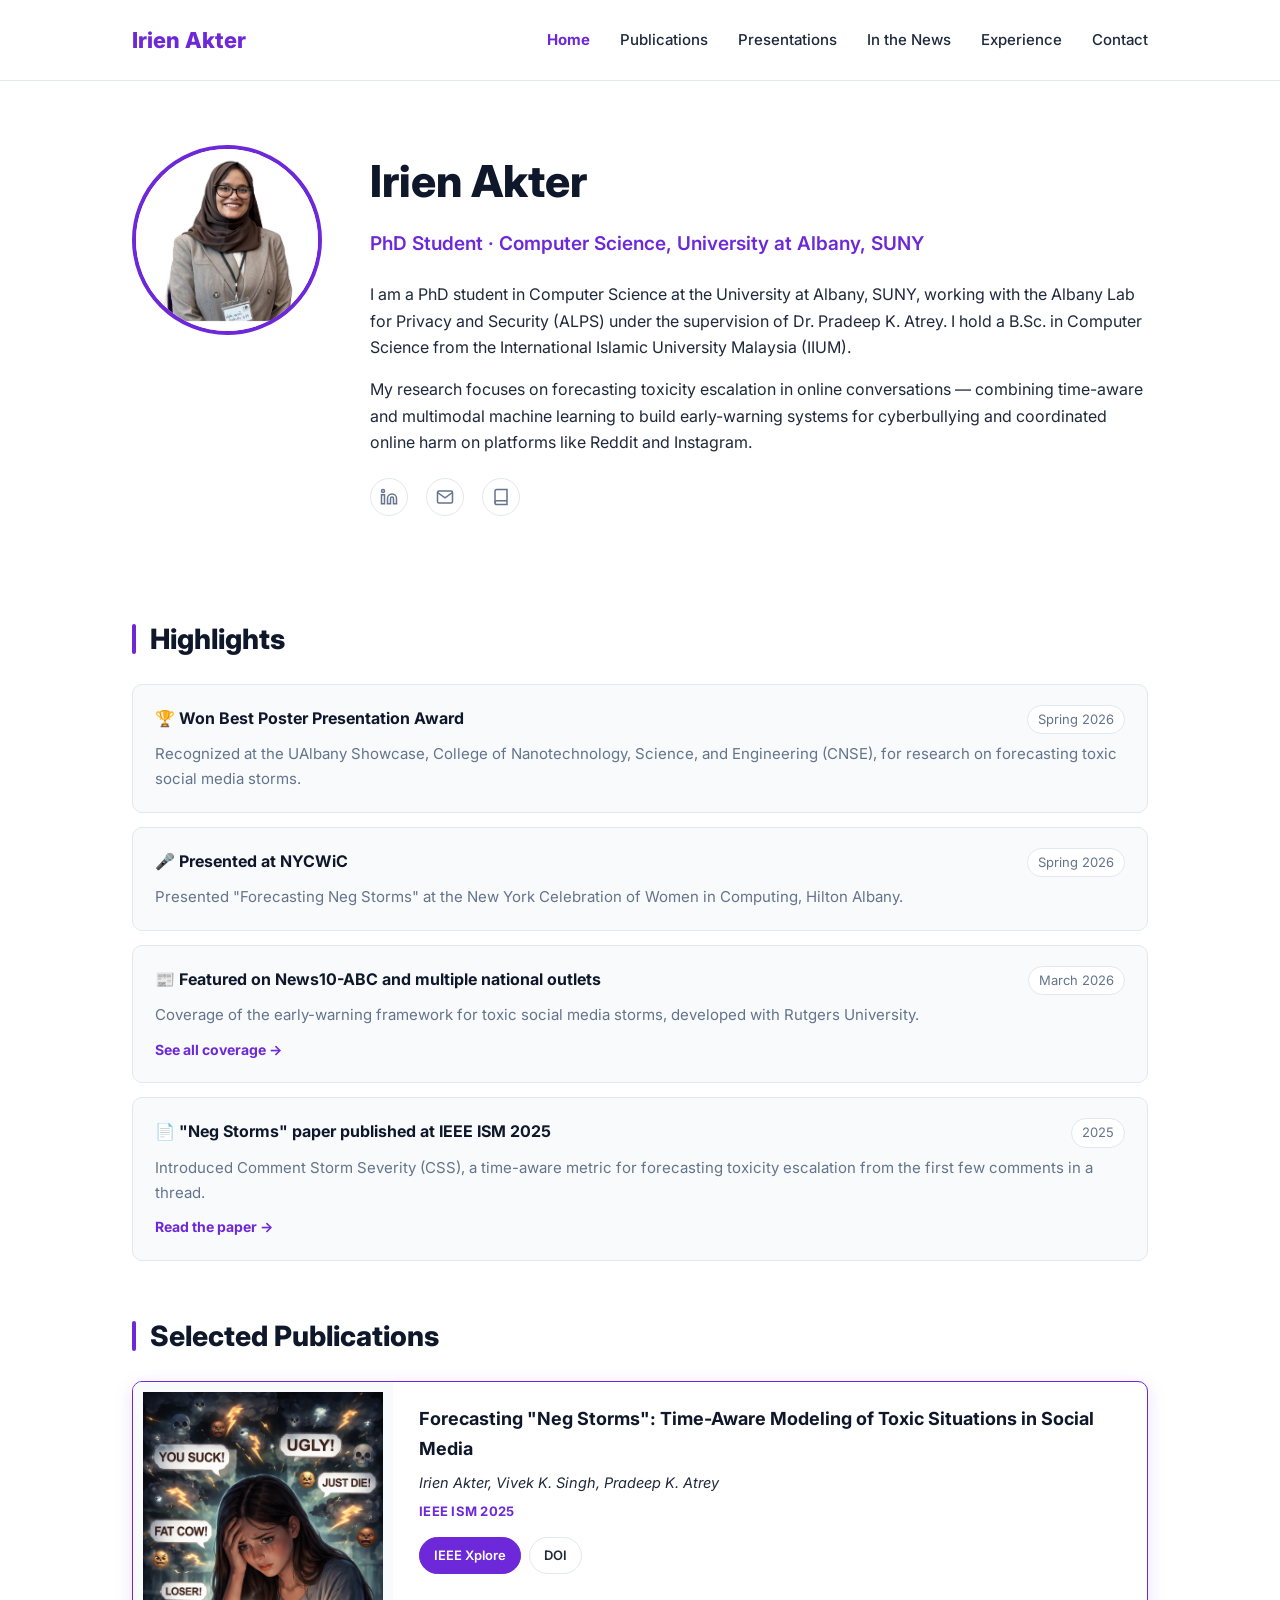
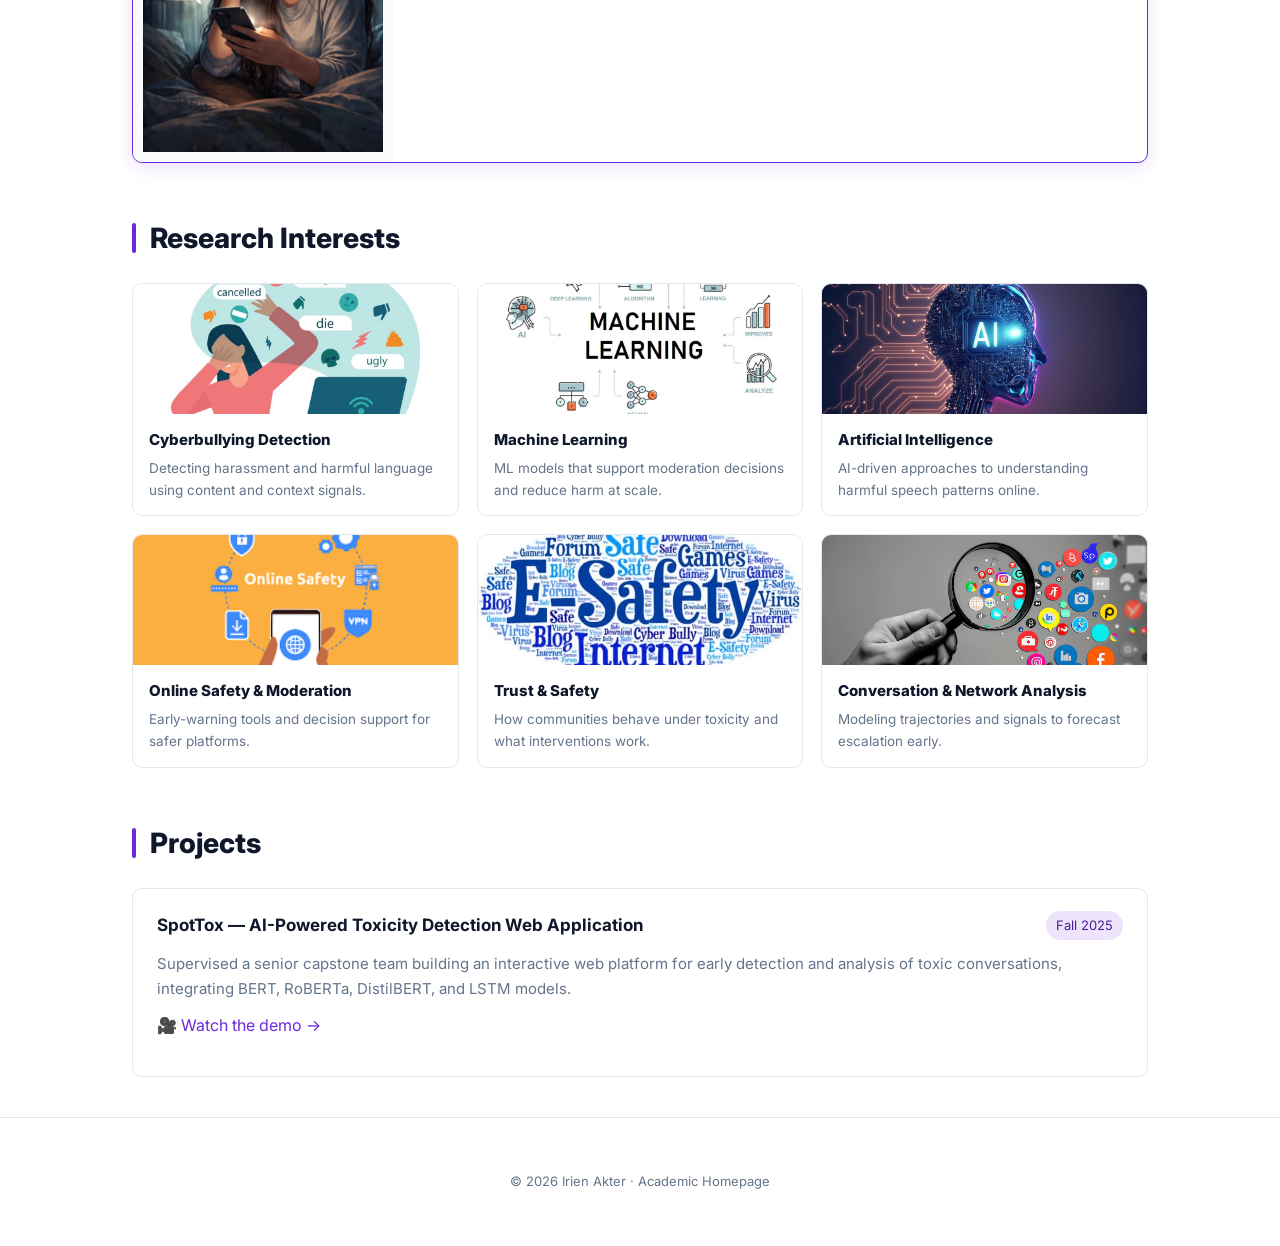
<file: index.html>
<!doctype html>
<html lang="en">
<head>
<meta charset="utf-8" />
<meta name="viewport" content="width=device-width, initial-scale=1" />
<title>Irien Akter — PhD Student</title>
<link rel="stylesheet" href="style.css" />
</head>
<body>

<header class="nav">
  <div class="nav-inner">
    <a class="brand" href="index.html">Irien Akter</a>
    <nav class="nav-links">
      <a href="index.html" class="active">Home</a>
      <a href="publications.html">Publications</a>
      <a href="presentations.html">Presentations</a>
      <a href="news.html">In the News</a>
      <a href="experience.html">Experience</a>
      <a href="contact.html">Contact</a>
    </nav>
  </div>
</header>

<section class="hero">
  <div class="wrap hero-inner">
    <div class="hero-photo">
      <img src="images/profile.jpg" alt="Irien Akter">
    </div>
    <div class="hero-content">
      <h1>Irien Akter</h1>
      <p class="hero-role">PhD Student · Computer Science, University at Albany, SUNY</p>

      <div class="about-text" style="margin-top:22px;">
        <p>
          I am a PhD student in Computer Science at the University at Albany, SUNY, working with the
          Albany Lab for Privacy and Security (ALPS) under the supervision of Dr. Pradeep K. Atrey.
          I hold a B.Sc. in Computer Science from the International Islamic University Malaysia (IIUM).
        </p>
        <p>
          My research focuses on forecasting toxicity escalation in online conversations &mdash; combining
          time-aware and multimodal machine learning to build early-warning systems for cyberbullying and
          coordinated online harm on platforms like Reddit and Instagram.
        </p>
      </div>

      <div class="icon-row">
        <a href="https://linkedin.com/in/irien-akter" target="_blank" rel="noopener" title="LinkedIn">
          <svg viewBox="0 0 24 24" fill="none" stroke="currentColor" stroke-width="2"><path d="M16 8a6 6 0 0 1 6 6v7h-4v-7a2 2 0 0 0-2-2 2 2 0 0 0-2 2v7h-4v-7a6 6 0 0 1 6-6z"/><rect x="2" y="9" width="4" height="12"/><circle cx="4" cy="4" r="2"/></svg>
        </a>
        <a href="mailto:iakter@albany.edu" title="Email">
          <svg viewBox="0 0 24 24" fill="none" stroke="currentColor" stroke-width="2"><rect x="2" y="4" width="20" height="16" rx="2"/><path d="m22 6-10 7L2 6"/></svg>
        </a>
        <a href="https://ieeexplore.ieee.org/document/11366785" target="_blank" rel="noopener" title="IEEE Xplore">
          <svg viewBox="0 0 24 24" fill="none" stroke="currentColor" stroke-width="2"><path d="M4 19.5A2.5 2.5 0 0 1 6.5 17H20"/><path d="M6.5 2H20v20H6.5A2.5 2.5 0 0 1 4 19.5v-15A2.5 2.5 0 0 1 6.5 2z"/></svg>
        </a>
      </div>
    </div>
  </div>
</section>

<div class="wrap">

  <div class="bar-head"><span class="bar"></span><h2>Highlights</h2></div>

  <div class="hl-card">
    <div class="hl-top">
      <p class="hl-title">🏆 Won Best Poster Presentation Award</p>
      <span class="hl-date">Spring 2026</span>
    </div>
    <p class="hl-desc">Recognized at the UAlbany Showcase, College of Nanotechnology, Science, and Engineering (CNSE), for research on forecasting toxic social media storms.</p>
  </div>

  <div class="hl-card">
    <div class="hl-top">
      <p class="hl-title">🎤 Presented at NYCWiC</p>
      <span class="hl-date">Spring 2026</span>
    </div>
    <p class="hl-desc">Presented "Forecasting Neg Storms" at the New York Celebration of Women in Computing, Hilton Albany.</p>
  </div>

  <div class="hl-card">
    <div class="hl-top">
      <p class="hl-title">📰 Featured on News10-ABC and multiple national outlets</p>
      <span class="hl-date">March 2026</span>
    </div>
    <p class="hl-desc">Coverage of the early-warning framework for toxic social media storms, developed with Rutgers University.</p>
    <a class="hl-link" href="news.html">See all coverage →</a>
  </div>

  <div class="hl-card">
    <div class="hl-top">
      <p class="hl-title">📄 "Neg Storms" paper published at IEEE ISM 2025</p>
      <span class="hl-date">2025</span>
    </div>
    <p class="hl-desc">Introduced Comment Storm Severity (CSS), a time-aware metric for forecasting toxicity escalation from the first few comments in a thread.</p>
    <a class="hl-link" href="publications.html">Read the paper →</a>
  </div>

  <div class="bar-head"><span class="bar"></span><h2>Selected Publications</h2></div>

  <div class="pub-card featured">
    <div class="pub-thumb">
      <img src="images/poster-illustration.jpg" alt="Neg Storm research illustration from the showcase poster">
    </div>
    <div class="pub-body">
      <p class="pub-title"><a href="publications.html">Forecasting "Neg Storms": Time-Aware Modeling of Toxic Situations in Social Media</a></p>
      <p class="pub-authors">Irien Akter, Vivek K. Singh, Pradeep K. Atrey</p>
      <p class="pub-venue">IEEE ISM 2025</p>
      <div class="pub-tags">
        <a class="tag-btn solid" href="https://ieeexplore.ieee.org/document/11366785" target="_blank" rel="noopener">IEEE Xplore</a>
        <a class="tag-btn" href="https://doi.org/10.1109/ISM66958.2025.00063" target="_blank" rel="noopener">DOI</a>
      </div>
    </div>
  </div>

  <div class="bar-head"><span class="bar"></span><h2>Research Interests</h2></div>

  <div class="interest-grid" style="margin-bottom: 20px;">
    <article class="interest-card">
      <div class="interest-image" style="background-image:url('interests/cyberbullying.jpeg')"></div>
      <div class="interest-card-body">
        <h3>Cyberbullying Detection</h3>
        <p>Detecting harassment and harmful language using content and context signals.</p>
      </div>
    </article>
    <article class="interest-card">
      <div class="interest-image" style="background-image:url('interests/machine-learning.jpg')"></div>
      <div class="interest-card-body">
        <h3>Machine Learning</h3>
        <p>ML models that support moderation decisions and reduce harm at scale.</p>
      </div>
    </article>
    <article class="interest-card">
      <div class="interest-image" style="background-image:url('interests/ai.jpg')"></div>
      <div class="interest-card-body">
        <h3>Artificial Intelligence</h3>
        <p>AI-driven approaches to understanding harmful speech patterns online.</p>
      </div>
    </article>
    <article class="interest-card">
      <div class="interest-image" style="background-image:url('interests/online-safety.png')"></div>
      <div class="interest-card-body">
        <h3>Online Safety &amp; Moderation</h3>
        <p>Early-warning tools and decision support for safer platforms.</p>
      </div>
    </article>
    <article class="interest-card">
      <div class="interest-image" style="background-image:url('interests/safe-internet.jpg')"></div>
      <div class="interest-card-body">
        <h3>Trust &amp; Safety</h3>
        <p>How communities behave under toxicity and what interventions work.</p>
      </div>
    </article>
    <article class="interest-card">
      <div class="interest-image" style="background-image:url('interests/social-media-analysis.jpg')"></div>
      <div class="interest-card-body">
        <h3>Conversation &amp; Network Analysis</h3>
        <p>Modeling trajectories and signals to forecast escalation early.</p>
      </div>
    </article>
  </div>

  <div class="bar-head"><span class="bar"></span><h2>Projects</h2></div>

  <div class="entry-card">
    <div class="entry-top">
      <p class="entry-title">SpotTox — AI-Powered Toxicity Detection Web Application</p>
      <span class="entry-date">Fall 2025</span>
    </div>
    <p class="entry-desc">Supervised a senior capstone team building an interactive web platform for early detection and analysis of toxic conversations, integrating BERT, RoBERTa, DistilBERT, and LSTM models.</p>
    <p style="margin-top:10px;"><a href="https://youtu.be/IjfUf7W3ap4?si=4VRXBr448nA8FHek" target="_blank" rel="noopener">🎥 Watch the demo →</a></p>
  </div>

</div>

<footer class="foot">
  <p>© 2026 Irien Akter · Academic Homepage</p>
</footer>

</body>
</html>
</file>
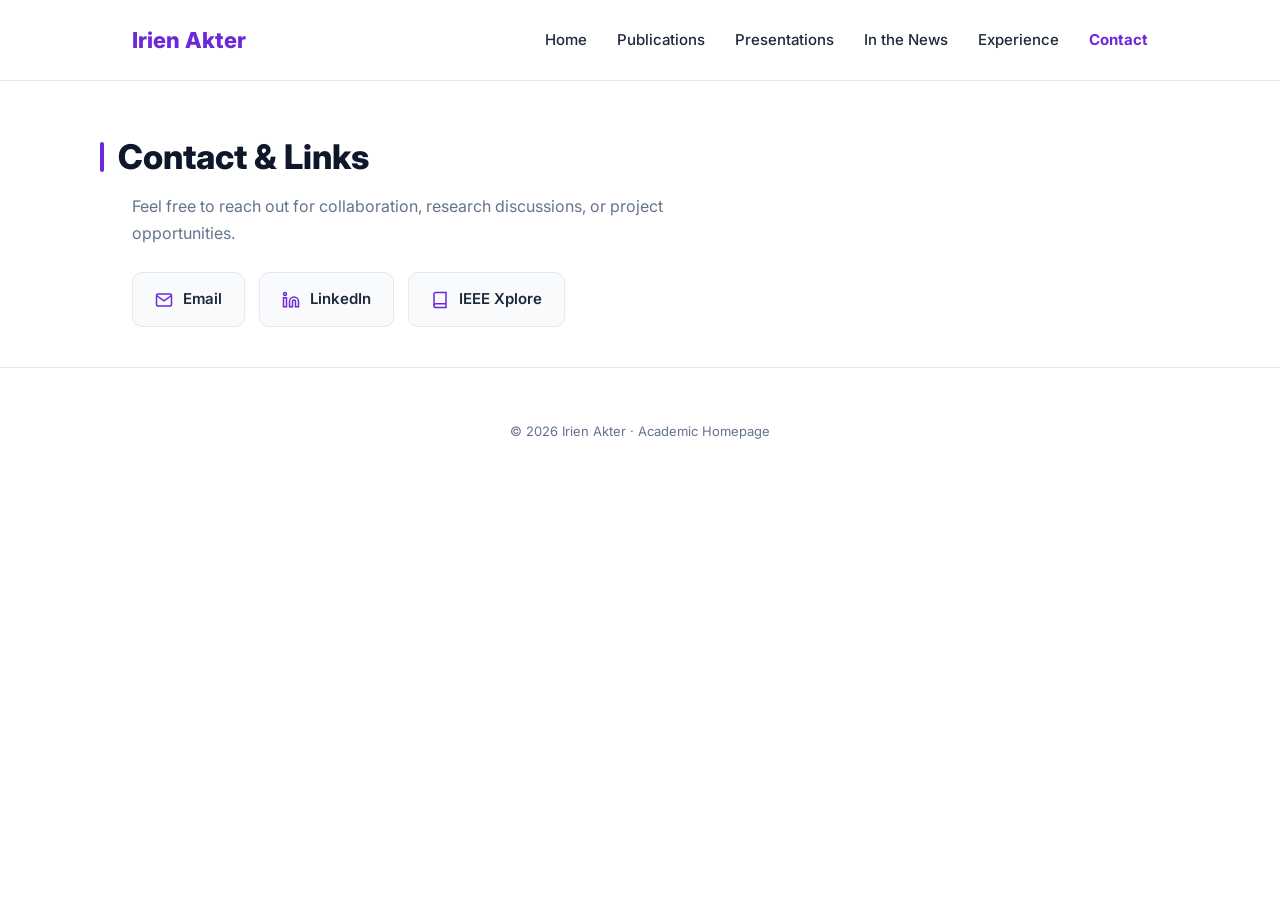
<file: contact.html>
<!doctype html>
<html lang="en">
<head>
<meta charset="utf-8" />
<meta name="viewport" content="width=device-width, initial-scale=1" />
<title>Irien Akter — Contact</title>
<link rel="stylesheet" href="style.css" />
</head>
<body>

<header class="nav">
  <div class="nav-inner">
    <a class="brand" href="index.html">Irien Akter</a>
    <nav class="nav-links">
      <a href="index.html">Home</a>
      <a href="publications.html">Publications</a>
      <a href="presentations.html">Presentations</a>
      <a href="news.html">In the News</a>
      <a href="experience.html">Experience</a>
      <a href="contact.html" class="active">Contact</a>
    </nav>
  </div>
</header>

<div class="page-head wrap">
  <div class="bar-head" style="margin:0;"><span class="bar"></span><h1>Contact &amp; Links</h1></div>
</div>

<div class="wrap">
  <p style="color:var(--muted); max-width: 560px; margin: 0 0 26px;">Feel free to reach out for collaboration, research discussions, or project opportunities.</p>

  <div class="contact-grid">
    <a class="contact-pill" href="mailto:iakter@albany.edu">
      <svg viewBox="0 0 24 24" fill="none" stroke="currentColor" stroke-width="2"><rect x="2" y="4" width="20" height="16" rx="2"/><path d="m22 6-10 7L2 6"/></svg>
      Email
    </a>
    <a class="contact-pill" href="https://linkedin.com/in/irien-akter" target="_blank" rel="noopener">
      <svg viewBox="0 0 24 24" fill="none" stroke="currentColor" stroke-width="2"><path d="M16 8a6 6 0 0 1 6 6v7h-4v-7a2 2 0 0 0-2-2 2 2 0 0 0-2 2v7h-4v-7a6 6 0 0 1 6-6z"/><rect x="2" y="9" width="4" height="12"/><circle cx="4" cy="4" r="2"/></svg>
      LinkedIn
    </a>
    <a class="contact-pill" href="https://ieeexplore.ieee.org/document/11366785" target="_blank" rel="noopener">
      <svg viewBox="0 0 24 24" fill="none" stroke="currentColor" stroke-width="2"><path d="M4 19.5A2.5 2.5 0 0 1 6.5 17H20"/><path d="M6.5 2H20v20H6.5A2.5 2.5 0 0 1 4 19.5v-15A2.5 2.5 0 0 1 6.5 2z"/></svg>
      IEEE Xplore
    </a>
  </div>
</div>

<footer class="foot">
  <p>© 2026 Irien Akter · Academic Homepage</p>
</footer>

</body>
</html>
</file>
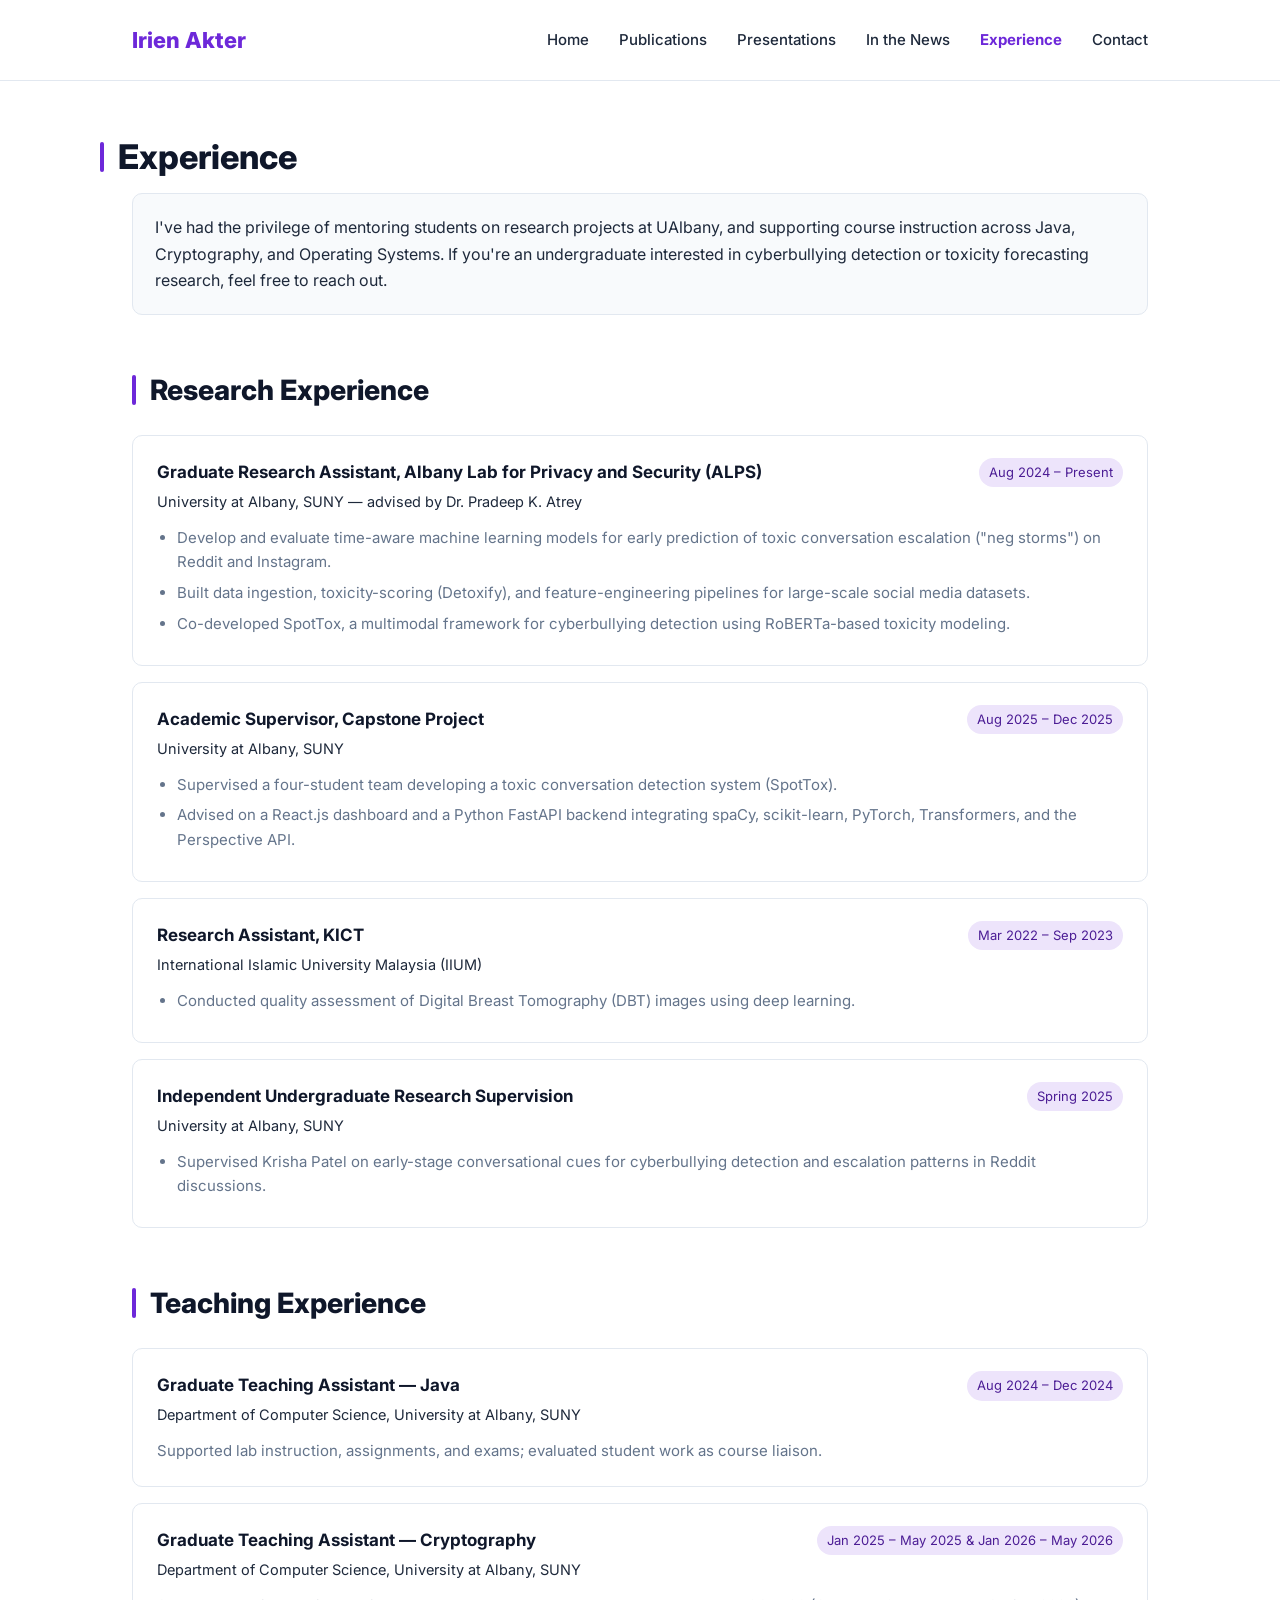
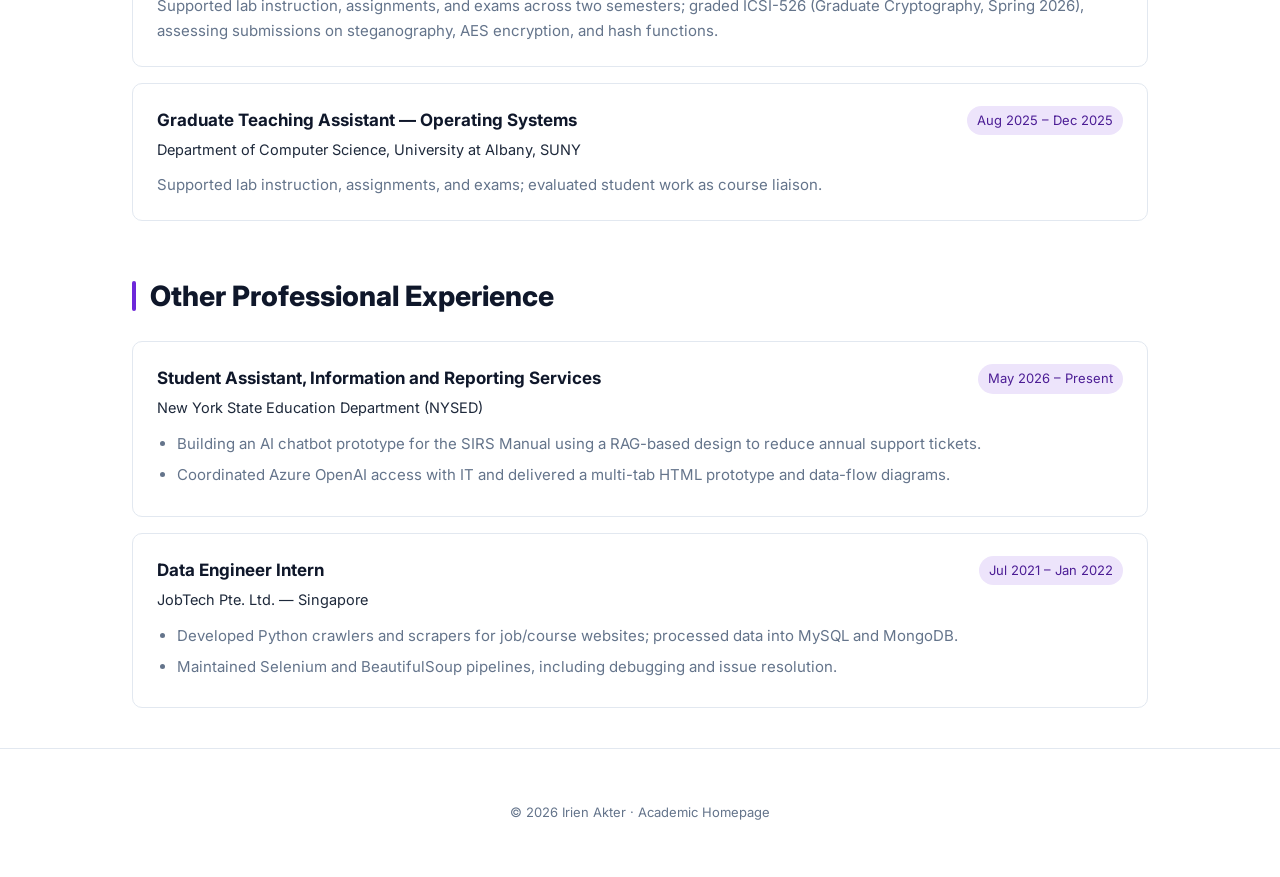
<file: experience.html>
<!doctype html>
<html lang="en">
<head>
<meta charset="utf-8" />
<meta name="viewport" content="width=device-width, initial-scale=1" />
<title>Irien Akter — Experience</title>
<link rel="stylesheet" href="style.css" />
</head>
<body>

<header class="nav">
  <div class="nav-inner">
    <a class="brand" href="index.html">Irien Akter</a>
    <nav class="nav-links">
      <a href="index.html">Home</a>
      <a href="publications.html">Publications</a>
      <a href="presentations.html">Presentations</a>
      <a href="news.html">In the News</a>
      <a href="experience.html" class="active">Experience</a>
      <a href="contact.html">Contact</a>
    </nav>
  </div>
</header>

<div class="page-head wrap">
  <div class="bar-head" style="margin:0;"><span class="bar"></span><h1>Experience</h1></div>
</div>

<div class="wrap">

  <div class="hl-card">
    <p style="margin:0; color:var(--text);">I've had the privilege of mentoring students on research projects at UAlbany, and supporting course instruction across Java, Cryptography, and Operating Systems. If you're an undergraduate interested in cyberbullying detection or toxicity forecasting research, feel free to reach out.</p>
  </div>

  <div class="bar-head"><span class="bar"></span><h2>Research Experience</h2></div>

  <div class="entry-card">
    <div class="entry-top">
      <div>
        <p class="entry-title">Graduate Research Assistant, Albany Lab for Privacy and Security (ALPS)</p>
        <p class="entry-org">University at Albany, SUNY — advised by Dr. Pradeep K. Atrey</p>
      </div>
      <span class="entry-date">Aug 2024 – Present</span>
    </div>
    <ul>
      <li>Develop and evaluate time-aware machine learning models for early prediction of toxic conversation escalation ("neg storms") on Reddit and Instagram.</li>
      <li>Built data ingestion, toxicity-scoring (Detoxify), and feature-engineering pipelines for large-scale social media datasets.</li>
      <li>Co-developed SpotTox, a multimodal framework for cyberbullying detection using RoBERTa-based toxicity modeling.</li>
    </ul>
  </div>

  <div class="entry-card">
    <div class="entry-top">
      <div>
        <p class="entry-title">Academic Supervisor, Capstone Project</p>
        <p class="entry-org">University at Albany, SUNY</p>
      </div>
      <span class="entry-date">Aug 2025 – Dec 2025</span>
    </div>
    <ul>
      <li>Supervised a four-student team developing a toxic conversation detection system (SpotTox).</li>
      <li>Advised on a React.js dashboard and a Python FastAPI backend integrating spaCy, scikit-learn, PyTorch, Transformers, and the Perspective API.</li>
    </ul>
  </div>

  <div class="entry-card">
    <div class="entry-top">
      <div>
        <p class="entry-title">Research Assistant, KICT</p>
        <p class="entry-org">International Islamic University Malaysia (IIUM)</p>
      </div>
      <span class="entry-date">Mar 2022 – Sep 2023</span>
    </div>
    <ul>
      <li>Conducted quality assessment of Digital Breast Tomography (DBT) images using deep learning.</li>
    </ul>
  </div>

  <div class="entry-card">
    <div class="entry-top">
      <div>
        <p class="entry-title">Independent Undergraduate Research Supervision</p>
        <p class="entry-org">University at Albany, SUNY</p>
      </div>
      <span class="entry-date">Spring 2025</span>
    </div>
    <ul>
      <li>Supervised Krisha Patel on early-stage conversational cues for cyberbullying detection and escalation patterns in Reddit discussions.</li>
    </ul>
  </div>

  <div class="bar-head"><span class="bar"></span><h2>Teaching Experience</h2></div>

  <div class="entry-card">
    <div class="entry-top">
      <div>
        <p class="entry-title">Graduate Teaching Assistant — Java</p>
        <p class="entry-org">Department of Computer Science, University at Albany, SUNY</p>
      </div>
      <span class="entry-date">Aug 2024 – Dec 2024</span>
    </div>
    <p class="entry-desc">Supported lab instruction, assignments, and exams; evaluated student work as course liaison.</p>
  </div>

  <div class="entry-card">
    <div class="entry-top">
      <div>
        <p class="entry-title">Graduate Teaching Assistant — Cryptography</p>
        <p class="entry-org">Department of Computer Science, University at Albany, SUNY</p>
      </div>
      <span class="entry-date">Jan 2025 – May 2025 &amp; Jan 2026 – May 2026</span>
    </div>
    <p class="entry-desc">Supported lab instruction, assignments, and exams across two semesters; graded ICSI-526 (Graduate Cryptography, Spring 2026), assessing submissions on steganography, AES encryption, and hash functions.</p>
  </div>

  <div class="entry-card">
    <div class="entry-top">
      <div>
        <p class="entry-title">Graduate Teaching Assistant — Operating Systems</p>
        <p class="entry-org">Department of Computer Science, University at Albany, SUNY</p>
      </div>
      <span class="entry-date">Aug 2025 – Dec 2025</span>
    </div>
    <p class="entry-desc">Supported lab instruction, assignments, and exams; evaluated student work as course liaison.</p>
  </div>

  <div class="bar-head"><span class="bar"></span><h2>Other Professional Experience</h2></div>

  <div class="entry-card">
    <div class="entry-top">
      <div>
        <p class="entry-title">Student Assistant, Information and Reporting Services</p>
        <p class="entry-org">New York State Education Department (NYSED)</p>
      </div>
      <span class="entry-date">May 2026 – Present</span>
    </div>
    <ul>
      <li>Building an AI chatbot prototype for the SIRS Manual using a RAG-based design to reduce annual support tickets.</li>
      <li>Coordinated Azure OpenAI access with IT and delivered a multi-tab HTML prototype and data-flow diagrams.</li>
    </ul>
  </div>

  <div class="entry-card">
    <div class="entry-top">
      <div>
        <p class="entry-title">Data Engineer Intern</p>
        <p class="entry-org">JobTech Pte. Ltd. — Singapore</p>
      </div>
      <span class="entry-date">Jul 2021 – Jan 2022</span>
    </div>
    <ul>
      <li>Developed Python crawlers and scrapers for job/course websites; processed data into MySQL and MongoDB.</li>
      <li>Maintained Selenium and BeautifulSoup pipelines, including debugging and issue resolution.</li>
    </ul>
  </div>

</div>

<footer class="foot">
  <p>© 2026 Irien Akter · Academic Homepage</p>
</footer>

</body>
</html>
</file>
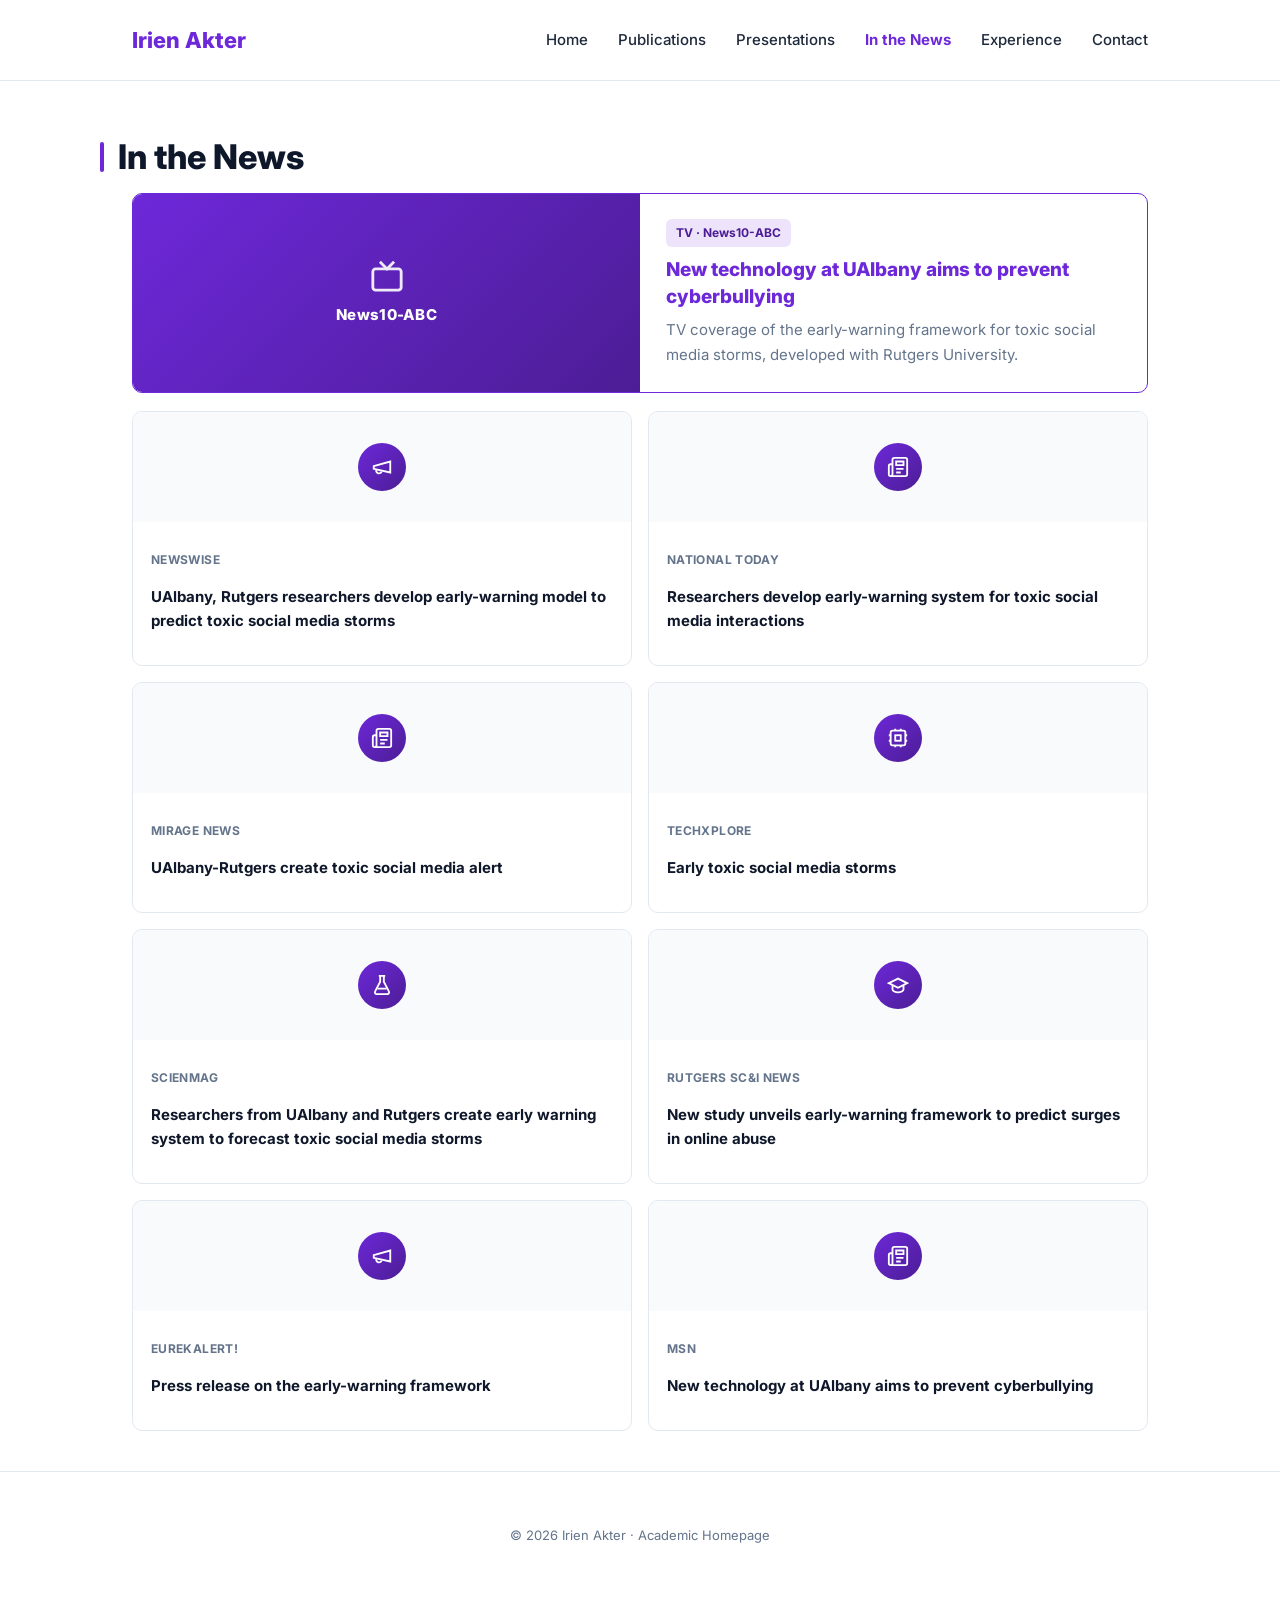
<file: news.html>
<!doctype html>
<html lang="en">
<head>
<meta charset="utf-8" />
<meta name="viewport" content="width=device-width, initial-scale=1" />
<title>Irien Akter — In the News</title>
<link rel="stylesheet" href="style.css" />
</head>
<body>

<header class="nav">
  <div class="nav-inner">
    <a class="brand" href="index.html">Irien Akter</a>
    <nav class="nav-links">
      <a href="index.html">Home</a>
      <a href="publications.html">Publications</a>
      <a href="presentations.html">Presentations</a>
      <a href="news.html" class="active">In the News</a>
      <a href="experience.html">Experience</a>
      <a href="contact.html">Contact</a>
    </nav>
  </div>
</header>

<div class="page-head wrap">
  <div class="bar-head" style="margin:0;"><span class="bar"></span><h1>In the News</h1></div>
</div>

<div class="wrap">

  <div class="news-feature">
    <div class="news-feature-img">
      <div class="news-mono">
        <svg viewBox="0 0 24 24" fill="none" stroke="white" stroke-width="2"><rect x="2" y="7" width="20" height="15" rx="2"/><polyline points="17 2 12 7 7 2"/></svg>
        News10-ABC
      </div>
    </div>
    <div class="news-feature-body">
      <span class="news-tag-pill">TV · News10-ABC</span>
      <h3><a href="https://www.news10.com/news/new-technology-at-ualbany-aims-to-prevent-cyberbullying/" target="_blank" rel="noopener">New technology at UAlbany aims to prevent cyberbullying</a></h3>
      <p class="hl-desc">TV coverage of the early-warning framework for toxic social media storms, developed with Rutgers University.</p>
    </div>
  </div>

  <div class="news-grid">

    <div class="news-card">
      <div class="news-img"><span class="mono-circle"><svg viewBox="0 0 24 24" fill="none" stroke="white" stroke-width="2"><path d="m3 11 18-5v12L3 14v-3z"/><path d="M11.6 16.8a3 3 0 1 1-5.8-1.6"/></svg></span></div>
      <div class="news-card-body">
        <p class="news-source">Newswise</p>
        <p class="news-headline"><a href="https://www.newswise.com/articles/ualbany-rutgers-researchers-develop-early-warning-model-to-predict-toxic-social-media-storms" target="_blank" rel="noopener">UAlbany, Rutgers researchers develop early-warning model to predict toxic social media storms</a></p>
      </div>
    </div>

    <div class="news-card">
      <div class="news-img"><span class="mono-circle"><svg viewBox="0 0 24 24" fill="none" stroke="white" stroke-width="2"><path d="M4 22h16a2 2 0 0 0 2-2V4a2 2 0 0 0-2-2H8a2 2 0 0 0-2 2v16a2 2 0 0 1-2 2Zm0 0a2 2 0 0 1-2-2v-9c0-1.1.9-2 2-2h2"/><path d="M18 14h-8"/><path d="M15 18h-5"/><path d="M10 6h8v4h-8V6Z"/></svg></span></div>
      <div class="news-card-body">
        <p class="news-source">National Today</p>
        <p class="news-headline">Researchers develop early-warning system for toxic social media interactions</p>
      </div>
    </div>

    <div class="news-card">
      <div class="news-img"><span class="mono-circle"><svg viewBox="0 0 24 24" fill="none" stroke="white" stroke-width="2"><path d="M4 22h16a2 2 0 0 0 2-2V4a2 2 0 0 0-2-2H8a2 2 0 0 0-2 2v16a2 2 0 0 1-2 2Zm0 0a2 2 0 0 1-2-2v-9c0-1.1.9-2 2-2h2"/><path d="M18 14h-8"/><path d="M15 18h-5"/><path d="M10 6h8v4h-8V6Z"/></svg></span></div>
      <div class="news-card-body">
        <p class="news-source">Mirage News</p>
        <p class="news-headline"><a href="https://www.miragenews.com/ualbany-rutgers-create-toxic-social-media-alert-1634431/" target="_blank" rel="noopener">UAlbany-Rutgers create toxic social media alert</a></p>
      </div>
    </div>

    <div class="news-card">
      <div class="news-img"><span class="mono-circle"><svg viewBox="0 0 24 24" fill="none" stroke="white" stroke-width="2"><rect x="4" y="4" width="16" height="16" rx="2"/><rect x="9" y="9" width="6" height="6"/><path d="M9 2v2M15 2v2M9 20v2M15 20v2M2 9h2M2 15h2M20 9h2M20 15h2"/></svg></span></div>
      <div class="news-card-body">
        <p class="news-source">TechXplore</p>
        <p class="news-headline"><a href="https://techxplore.com/news/2026-03-early-toxic-social-media-storms.html" target="_blank" rel="noopener">Early toxic social media storms</a></p>
      </div>
    </div>

    <div class="news-card">
      <div class="news-img"><span class="mono-circle"><svg viewBox="0 0 24 24" fill="none" stroke="white" stroke-width="2"><path d="M10 2v6.5L4.5 19a2 2 0 0 0 1.8 3h11.4a2 2 0 0 0 1.8-3L14 8.5V2"/><path d="M8.5 2h7"/><path d="M7 16h10"/></svg></span></div>
      <div class="news-card-body">
        <p class="news-source">Scienmag</p>
        <p class="news-headline"><a href="https://scienmag.com/researchers-from-ualbany-and-rutgers-create-early-warning-system-to-forecast-toxic-social-media-storms/" target="_blank" rel="noopener">Researchers from UAlbany and Rutgers create early warning system to forecast toxic social media storms</a></p>
      </div>
    </div>

    <div class="news-card">
      <div class="news-img"><span class="mono-circle"><svg viewBox="0 0 24 24" fill="none" stroke="white" stroke-width="2"><path d="M22 10 12 5 2 10l10 5 10-5Z"/><path d="M6 12v5c0 1.5 3 3 6 3s6-1.5 6-3v-5"/></svg></span></div>
      <div class="news-card-body">
        <p class="news-source">Rutgers SC&amp;I News</p>
        <p class="news-headline"><a href="https://sci.rutgers.edu/news/new-study-unveils-early-warning-framework-predict-surges-online-abuse" target="_blank" rel="noopener">New study unveils early-warning framework to predict surges in online abuse</a></p>
      </div>
    </div>

    <div class="news-card">
      <div class="news-img"><span class="mono-circle"><svg viewBox="0 0 24 24" fill="none" stroke="white" stroke-width="2"><path d="m3 11 18-5v12L3 14v-3z"/><path d="M11.6 16.8a3 3 0 1 1-5.8-1.6"/></svg></span></div>
      <div class="news-card-body">
        <p class="news-source">EurekAlert!</p>
        <p class="news-headline"><a href="https://www.eurekalert.org/news-releases/1119452" target="_blank" rel="noopener">Press release on the early-warning framework</a></p>
      </div>
    </div>

    <div class="news-card">
      <div class="news-img"><span class="mono-circle"><svg viewBox="0 0 24 24" fill="none" stroke="white" stroke-width="2"><path d="M4 22h16a2 2 0 0 0 2-2V4a2 2 0 0 0-2-2H8a2 2 0 0 0-2 2v16a2 2 0 0 1-2 2Zm0 0a2 2 0 0 1-2-2v-9c0-1.1.9-2 2-2h2"/><path d="M18 14h-8"/><path d="M15 18h-5"/><path d="M10 6h8v4h-8V6Z"/></svg></span></div>
      <div class="news-card-body">
        <p class="news-source">MSN</p>
        <p class="news-headline"><a href="https://www.msn.com/en-us/news/technology/new-technology-at-ualbany-aims-to-prevent-cyberbullying/ar-AA1Yvm2Z" target="_blank" rel="noopener">New technology at UAlbany aims to prevent cyberbullying</a></p>
      </div>
    </div>

  </div>
</div>

<footer class="foot">
  <p>© 2026 Irien Akter · Academic Homepage</p>
</footer>

</body>
</html>
</file>
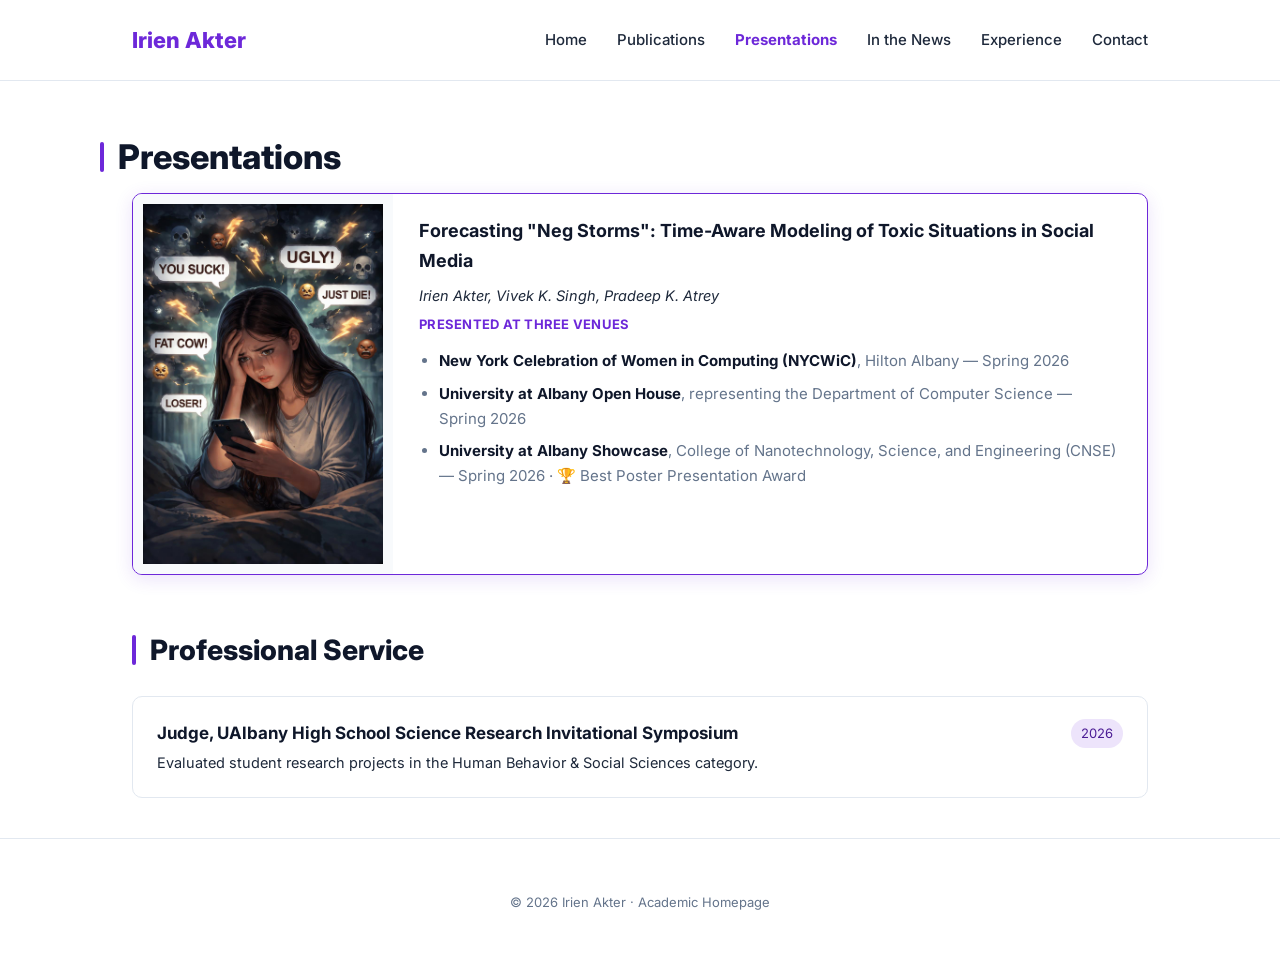
<file: presentations.html>
<!doctype html>
<html lang="en">
<head>
<meta charset="utf-8" />
<meta name="viewport" content="width=device-width, initial-scale=1" />
<title>Irien Akter — Presentations</title>
<link rel="stylesheet" href="style.css" />
</head>
<body>

<header class="nav">
  <div class="nav-inner">
    <a class="brand" href="index.html">Irien Akter</a>
    <nav class="nav-links">
      <a href="index.html">Home</a>
      <a href="publications.html">Publications</a>
      <a href="presentations.html" class="active">Presentations</a>
      <a href="news.html">In the News</a>
      <a href="experience.html">Experience</a>
      <a href="contact.html">Contact</a>
    </nav>
  </div>
</header>

<div class="page-head wrap">
  <div class="bar-head" style="margin:0;"><span class="bar"></span><h1>Presentations</h1></div>
</div>

<div class="wrap">

  <div class="pub-card featured">
    <div class="pub-thumb">
      <img src="images/poster-illustration.jpg" alt="Neg Storm research poster illustration">
    </div>
    <div class="pub-body">
      <p class="pub-title">Forecasting "Neg Storms": Time-Aware Modeling of Toxic Situations in Social Media</p>
      <p class="pub-authors">Irien Akter, Vivek K. Singh, Pradeep K. Atrey</p>
      <p class="pub-venue">Presented at three venues</p>
      <ul style="margin: 4px 0 0; padding-left: 20px; color: var(--muted); font-size: 15px;">
        <li style="margin: 8px 0;"><strong style="color:var(--navy);">New York Celebration of Women in Computing (NYCWiC)</strong>, Hilton Albany — Spring 2026</li>
        <li style="margin: 8px 0;"><strong style="color:var(--navy);">University at Albany Open House</strong>, representing the Department of Computer Science — Spring 2026</li>
        <li style="margin: 8px 0;"><strong style="color:var(--navy);">University at Albany Showcase</strong>, College of Nanotechnology, Science, and Engineering (CNSE) — Spring 2026 · 🏆 Best Poster Presentation Award</li>
      </ul>
    </div>
  </div>

  <div class="bar-head"><span class="bar"></span><h2>Professional Service</h2></div>

  <div class="entry-card">
    <div class="entry-top">
      <div>
        <p class="entry-title">Judge, UAlbany High School Science Research Invitational Symposium</p>
        <p class="entry-org">Evaluated student research projects in the Human Behavior &amp; Social Sciences category.</p>
      </div>
      <span class="entry-date">2026</span>
    </div>
  </div>

</div>

<footer class="foot">
  <p>© 2026 Irien Akter · Academic Homepage</p>
</footer>

</body>
</html>
</file>
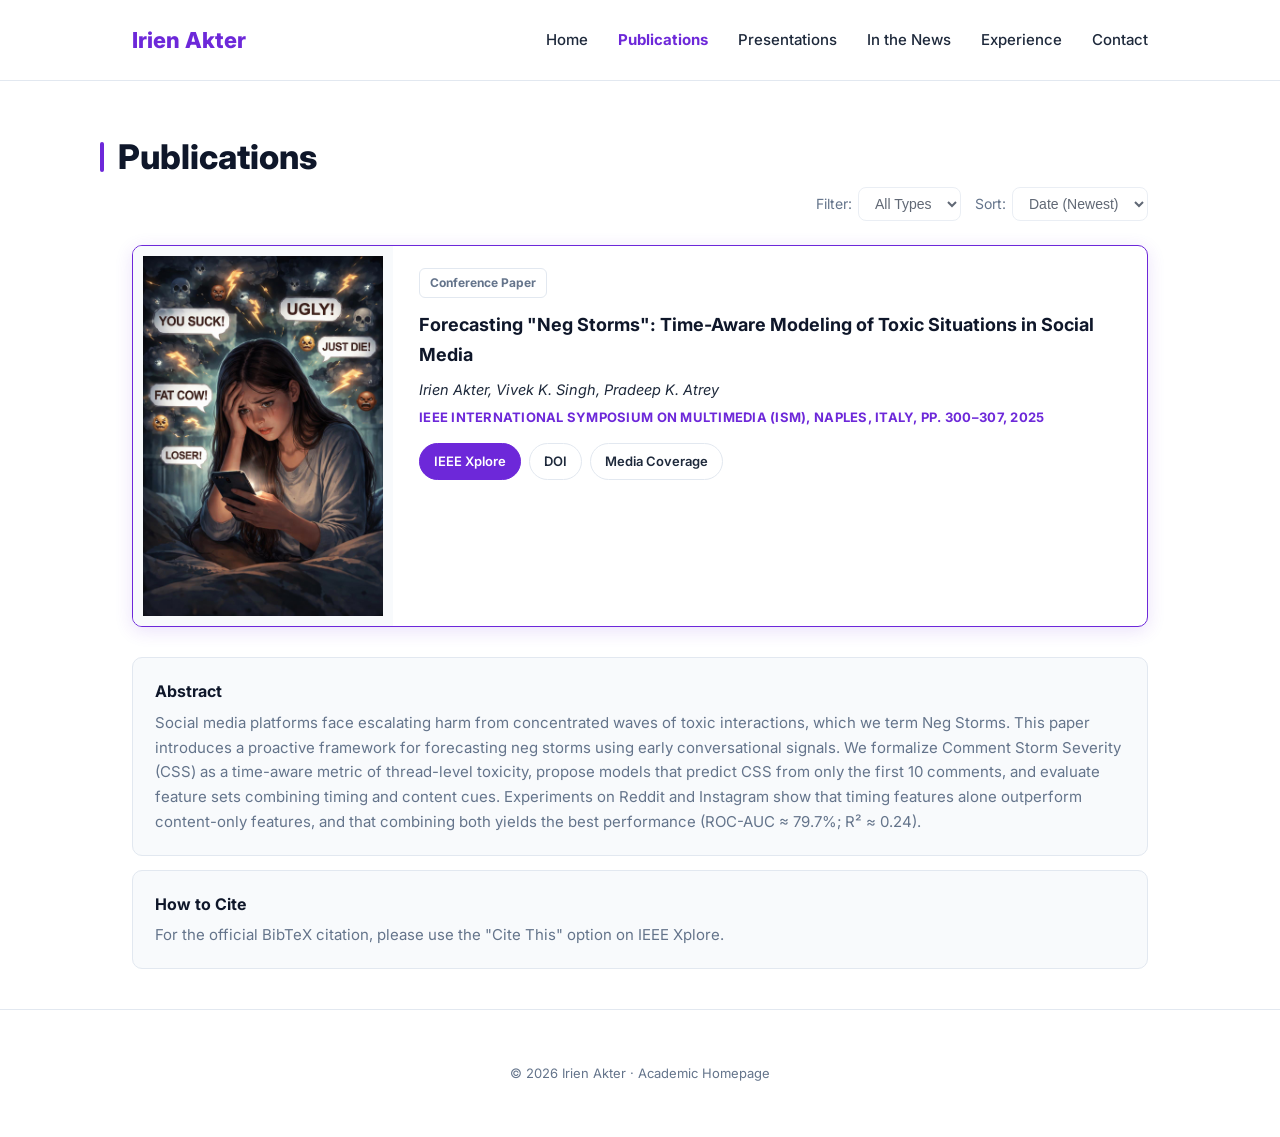
<file: publications.html>
<!doctype html>
<html lang="en">
<head>
<meta charset="utf-8" />
<meta name="viewport" content="width=device-width, initial-scale=1" />
<title>Irien Akter — Publications</title>
<link rel="stylesheet" href="style.css" />
</head>
<body>

<header class="nav">
  <div class="nav-inner">
    <a class="brand" href="index.html">Irien Akter</a>
    <nav class="nav-links">
      <a href="index.html">Home</a>
      <a href="publications.html" class="active">Publications</a>
      <a href="presentations.html">Presentations</a>
      <a href="news.html">In the News</a>
      <a href="experience.html">Experience</a>
      <a href="contact.html">Contact</a>
    </nav>
  </div>
</header>

<div class="page-head wrap">
  <div class="bar-head" style="margin:0;"><span class="bar"></span><h1>Publications</h1></div>
</div>

<div class="wrap">
  <div class="filter-row">
    <span><label>Filter:</label><select disabled><option>All Types</option></select></span>
    <span><label>Sort:</label><select disabled><option>Date (Newest)</option></select></span>
  </div>

  <div class="pub-card featured">
    <div class="pub-thumb">
      <img src="images/poster-illustration.jpg" alt="Neg Storm research illustration from the showcase poster">
    </div>
    <div class="pub-body">
      <span class="pub-type-badge">Conference Paper</span>
      <p class="pub-title"><a href="https://ieeexplore.ieee.org/document/11366785" target="_blank" rel="noopener">Forecasting "Neg Storms": Time-Aware Modeling of Toxic Situations in Social Media</a></p>
      <p class="pub-authors">Irien Akter, Vivek K. Singh, Pradeep K. Atrey</p>
      <p class="pub-venue">IEEE International Symposium on Multimedia (ISM), Naples, Italy, pp. 300–307, 2025</p>
      <div class="pub-tags">
        <a class="tag-btn solid" href="https://ieeexplore.ieee.org/document/11366785" target="_blank" rel="noopener">IEEE Xplore</a>
        <a class="tag-btn" href="https://doi.org/10.1109/ISM66958.2025.00063" target="_blank" rel="noopener">DOI</a>
        <a class="tag-btn" href="news.html">Media Coverage</a>
      </div>
    </div>
  </div>

  <div class="hl-card" style="margin-top: 30px;">
    <p class="hl-title" style="margin-bottom:6px;">Abstract</p>
    <p class="hl-desc" style="margin:0;">
      Social media platforms face escalating harm from concentrated waves of toxic interactions, which we term Neg Storms.
      This paper introduces a proactive framework for forecasting neg storms using early conversational signals. We formalize
      Comment Storm Severity (CSS) as a time-aware metric of thread-level toxicity, propose models that predict CSS from
      only the first 10 comments, and evaluate feature sets combining timing and content cues. Experiments on Reddit and
      Instagram show that timing features alone outperform content-only features, and that combining both yields the best
      performance (ROC-AUC ≈ 79.7%; R² ≈ 0.24).
    </p>
  </div>

  <div class="hl-card">
    <p class="hl-title" style="margin-bottom:6px;">How to Cite</p>
    <p class="hl-desc" style="margin:0;">For the official BibTeX citation, please use the "Cite This" option on IEEE Xplore.</p>
  </div>

</div>

<footer class="foot">
  <p>© 2026 Irien Akter · Academic Homepage</p>
</footer>

</body>
</html>
</file>
<file: style.css>
@import url('https://fonts.googleapis.com/css2?family=Inter:wght@400;500;600;700;800&display=swap');

:root{
  --orange: #6D28D9;
  --orange-dark: #4C1D95;
  --navy: #0F172A;
  --text: #1E293B;
  --muted: #64748B;
  --bg: #FFFFFF;
  --bg-soft: #F8FAFC;
  --line: #E2E8F0;
  --radius: 10px;
}

*{ box-sizing: border-box; }
html{ scroll-behavior: smooth; }

body{
  margin: 0;
  font-family: 'Inter', -apple-system, BlinkMacSystemFont, sans-serif;
  color: var(--text);
  background: var(--bg);
  line-height: 1.65;
}

h1,h2,h3{ margin: 0; color: var(--navy); font-weight: 800; }
a{ color: var(--orange); text-decoration: none; }
a:hover{ text-decoration: underline; }

.wrap{ max-width: 1080px; margin: 0 auto; padding: 0 32px; }

/* ---------- Nav ---------- */
.nav{
  border-bottom: 1px solid var(--line);
}
.nav-inner{
  max-width: 1080px;
  margin: 0 auto;
  padding: 22px 32px;
  display: flex;
  align-items: center;
  justify-content: space-between;
  flex-wrap: wrap;
  gap: 16px;
}
.brand{
  font-size: 22px;
  font-weight: 800;
  color: var(--orange);
  text-decoration: none;
}
.brand:hover{ text-decoration: none; }

.nav-links{ display: flex; gap: 30px; flex-wrap: wrap; }
.nav-links a{
  color: var(--text);
  font-weight: 500;
  font-size: 15px;
  text-decoration: none;
}
.nav-links a:hover{ color: var(--orange); text-decoration: none; }
.nav-links a.active{ color: var(--orange); font-weight: 700; }

/* ---------- Hero ---------- */
.hero{ padding: 64px 0 48px; }
.hero-inner{
  display: flex;
  align-items: flex-start;
  gap: 48px;
}
.hero-photo{
  width: 190px;
  height: 190px;
  border-radius: 50%;
  overflow: hidden;
  border: 4px solid var(--orange);
  flex-shrink: 0;
}
.hero-photo img{ width: 100%; height: 100%; object-fit: cover; display: block; }

.hero-content h1{ font-size: 44px; }
.hero-role{
  color: var(--orange);
  font-weight: 600;
  font-size: 19px;
  margin: 10px 0 0;
}

.section-label{
  font-size: 24px;
  font-weight: 800;
  color: var(--navy);
  margin: 40px 0 18px;
}

.about-text p{ color: var(--text); margin: 0 0 16px; }
.about-text p:last-child{ margin-bottom: 0; }

.icon-row{
  display: flex;
  gap: 18px;
  margin-top: 22px;
  flex-wrap: wrap;
}
.icon-row a{
  width: 38px; height: 38px;
  border-radius: 50%;
  display: flex; align-items: center; justify-content: center;
  color: var(--muted);
  border: 1px solid var(--line);
  transition: all 0.15s ease;
}
.icon-row a:hover{ color: var(--orange); border-color: var(--orange); text-decoration: none; }
.icon-row svg{ width: 18px; height: 18px; }

/* ---------- Section heading with left bar ---------- */
.bar-head{
  display: flex;
  align-items: center;
  gap: 14px;
  margin: 52px 0 22px;
}
.bar-head .bar{
  width: 4px;
  height: 30px;
  background: var(--orange);
  border-radius: 2px;
}
.bar-head h2{ font-size: 28px; }

/* ---------- Highlight / generic cards ---------- */
.hl-card{
  background: var(--bg-soft);
  border: 1px solid var(--line);
  border-radius: var(--radius);
  padding: 20px 22px;
  margin-bottom: 14px;
}
.hl-top{
  display: flex;
  justify-content: space-between;
  align-items: flex-start;
  gap: 14px;
  flex-wrap: wrap;
}
.hl-title{ font-weight: 700; color: var(--navy); font-size: 16px; margin: 0; }
.hl-date{
  font-size: 13px;
  color: var(--muted);
  background: #fff;
  border: 1px solid var(--line);
  padding: 3px 10px;
  border-radius: 999px;
  white-space: nowrap;
}
.hl-desc{ color: var(--muted); font-size: 15px; margin: 8px 0 0; }
.hl-link{ display: inline-block; margin-top: 10px; font-weight: 700; font-size: 14px; color: var(--orange); }

/* ---------- Publication cards ---------- */
.pub-card{
  display: grid;
  grid-template-columns: 260px 1fr;
  border: 1px solid var(--line);
  border-radius: var(--radius);
  overflow: hidden;
  margin-bottom: 18px;
  background: #fff;
}
.pub-card.featured{ border-color: var(--orange); box-shadow: 0 4px 18px rgba(109,40,217,0.14); }
.pub-thumb{
  background: var(--bg-soft);
  display: flex;
  align-items: center;
  justify-content: center;
  padding: 10px;
}
.pub-thumb img{ width: 100%; height: 100%; object-fit: contain; }
.pub-thumb.placeholder{ color: var(--muted); font-size: 14px; text-align: center; padding: 20px; }
.pub-body{ padding: 22px 26px; }
.pub-title{ font-size: 18px; font-weight: 700; color: var(--navy); margin: 0 0 8px; }
.pub-title a{ color: inherit; }
.pub-title a:hover{ color: var(--orange); }
.pub-authors{ font-style: italic; color: var(--text); font-size: 14.5px; margin: 0 0 6px; }
.pub-venue{ color: var(--orange); font-weight: 700; font-size: 13px; letter-spacing: 0.02em; text-transform: uppercase; margin: 0 0 14px; }
.pub-tags{ display: flex; gap: 8px; flex-wrap: wrap; }
.tag-btn{
  display: inline-flex; align-items: center; gap: 6px;
  padding: 7px 14px;
  border-radius: 999px;
  border: 1px solid var(--line);
  font-size: 13px;
  font-weight: 600;
  color: var(--text);
}
.tag-btn:hover{ text-decoration: none; border-color: var(--orange); color: var(--orange); }
.tag-btn.solid{ background: var(--orange); color: #fff; border-color: var(--orange); }
.tag-btn.solid:hover{ background: var(--orange-dark); color: #fff; }

.pub-type-badge{
  display: inline-block;
  font-size: 12px;
  font-weight: 700;
  color: var(--muted);
  border: 1px solid var(--line);
  border-radius: 6px;
  padding: 4px 10px;
  margin-bottom: 12px;
}

@media (max-width: 640px){
  .pub-card{ grid-template-columns: 1fr; }
  .pub-thumb{ min-height: 160px; }
}

/* ---------- Filter row ---------- */
.filter-row{
  display: flex;
  justify-content: flex-end;
  gap: 14px;
  margin: -6px 0 24px;
  flex-wrap: wrap;
}
.filter-row label{ font-size: 14px; color: var(--muted); margin-right: 6px; }
.filter-row select{
  border: 1px solid var(--line);
  border-radius: 8px;
  padding: 7px 12px;
  font-size: 14px;
  color: var(--text);
  background: #fff;
}

/* ---------- News grid ---------- */
.news-feature{
  display: grid;
  grid-template-columns: 1fr 1fr;
  border: 1px solid var(--orange);
  border-radius: var(--radius);
  overflow: hidden;
  margin-bottom: 18px;
}
.news-feature-img{
  background: linear-gradient(135deg, var(--orange), var(--orange-dark));
  min-height: 160px;
  display: flex; align-items: center; justify-content: center;
}
.news-feature-img img{ width: 100%; height: 100%; object-fit: cover; }
.news-mono{
  color: #fff;
  font-size: 15px;
  font-weight: 800;
  letter-spacing: 0.02em;
  display: flex;
  flex-direction: column;
  align-items: center;
  gap: 10px;
  text-align: center;
  padding: 20px;
}
.news-mono svg{ width: 34px; height: 34px; opacity: 0.9; }
.news-feature-body{ padding: 24px 26px; }
.news-tag-pill{
  display: inline-block;
  font-size: 12px; font-weight: 700;
  background: #EDE4FB; color: var(--orange-dark);
  padding: 4px 10px; border-radius: 6px;
  margin-bottom: 10px;
}
.news-feature-body h3{ font-size: 19px; line-height: 1.4; }

.news-grid{
  display: grid;
  grid-template-columns: 1fr 1fr;
  gap: 16px;
}
.news-card{
  border: 1px solid var(--line);
  border-radius: var(--radius);
  overflow: hidden;
  background: #fff;
}
.news-card .news-img{
  background: var(--bg-soft);
  height: 110px;
  display: flex; align-items: center; justify-content: center;
}
.news-card .news-img img{ width: 100%; height: 100%; object-fit: cover; }
.news-card .news-img .mono-circle{
  width: 48px; height: 48px;
  border-radius: 50%;
  background: linear-gradient(135deg, var(--orange), var(--orange-dark));
  color: #fff;
  display: flex; align-items: center; justify-content: center;
  font-weight: 800;
  font-size: 18px;
}
.news-card .news-img .mono-circle svg{ width: 22px; height: 22px; }
.news-card-body{ padding: 16px 18px; }
.news-source{ font-size: 12px; font-weight: 700; color: var(--muted); text-transform: uppercase; letter-spacing: 0.03em; margin-bottom: 6px; }
.news-headline{ font-size: 15px; font-weight: 700; color: var(--navy); }
.news-headline a{ color: inherit; }
.news-headline a:hover{ color: var(--orange); }

@media (max-width: 700px){
  .news-feature, .news-grid{ grid-template-columns: 1fr; }
}

/* ---------- Teaching / entries ---------- */
.entry-card{
  border: 1px solid var(--line);
  border-radius: var(--radius);
  padding: 22px 24px;
  margin-bottom: 16px;
  background: #fff;
}
.entry-top{ display: flex; justify-content: space-between; align-items: flex-start; flex-wrap: wrap; gap: 10px; }
.entry-title{ font-size: 17px; font-weight: 700; color: var(--navy); margin: 0; }
.entry-org{ color: var(--text); font-size: 14.5px; margin: 4px 0 0; }
.entry-date{
  font-size: 13px; color: var(--orange-dark);
  background: #EDE4FB;
  padding: 4px 10px; border-radius: 999px;
  white-space: nowrap;
}
.entry-desc{ color: var(--muted); margin: 12px 0 0; font-size: 15px; }
.entry-card ul{ margin: 12px 0 0; padding-left: 20px; color: var(--muted); font-size: 15px; }
.entry-card li{ margin: 6px 0; }

/* ---------- Contact pills ---------- */
.contact-grid{
  display: flex;
  flex-wrap: wrap;
  gap: 14px;
}
.contact-pill{
  display: flex;
  align-items: center;
  gap: 10px;
  padding: 14px 22px;
  border: 1px solid var(--line);
  border-radius: 10px;
  background: var(--bg-soft);
  color: var(--text);
  font-weight: 600;
  font-size: 15px;
}
.contact-pill:hover{ border-color: var(--orange); color: var(--orange); text-decoration: none; }
.contact-pill svg{ width: 18px; height: 18px; color: var(--orange); }

/* ---------- Research interests (kept from prior site, restyled minimal) ---------- */
.interest-grid{
  display: grid;
  grid-template-columns: repeat(3, minmax(0,1fr));
  gap: 18px;
}
.interest-card{
  border: 1px solid var(--line);
  border-radius: var(--radius);
  overflow: hidden;
  background: #fff;
}
.interest-image{ height: 130px; background-size: cover; background-position: center; }
.interest-card-body{ padding: 14px 16px; }
.interest-card-body h3{ font-size: 15px; margin-bottom: 4px; }
.interest-card-body p{ font-size: 13.5px; color: var(--muted); margin: 0; }

/* ---------- Page head ---------- */
.page-head{ padding: 48px 0 8px; }
.page-head h1{ font-size: 34px; }

/* ---------- Footer ---------- */
.foot{
  text-align: center;
  padding: 40px 0;
  color: var(--muted);
  font-size: 13px;
  border-top: 1px solid var(--line);
  margin-top: 40px;
}

@media (max-width: 640px){
  .wrap{ padding: 0 20px; }
  .nav-inner{ padding: 16px 20px; }
  .nav-links{ gap: 16px; }
  .hero-inner{ flex-direction: column; align-items: center; text-align: center; }
  .icon-row{ justify-content: center; }
  .pub-card{ grid-template-columns: 1fr; }
}
</file>
